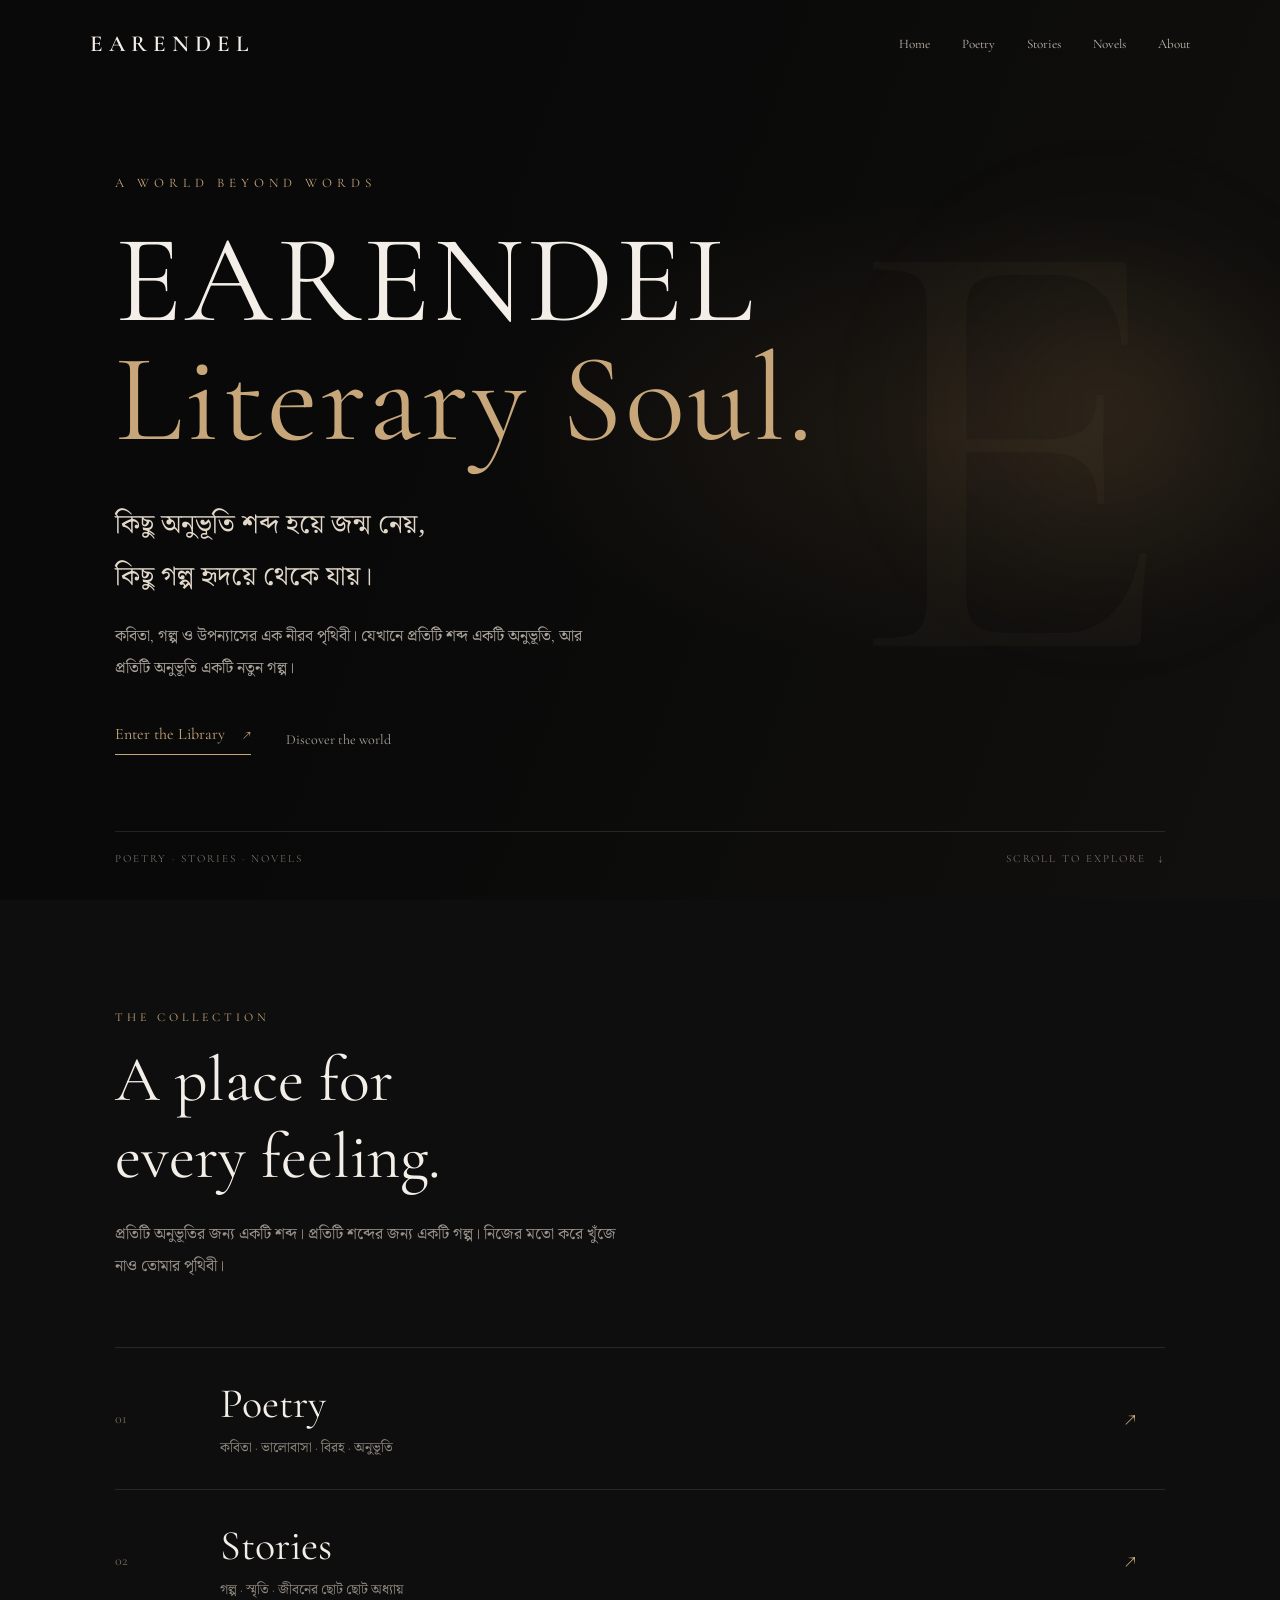
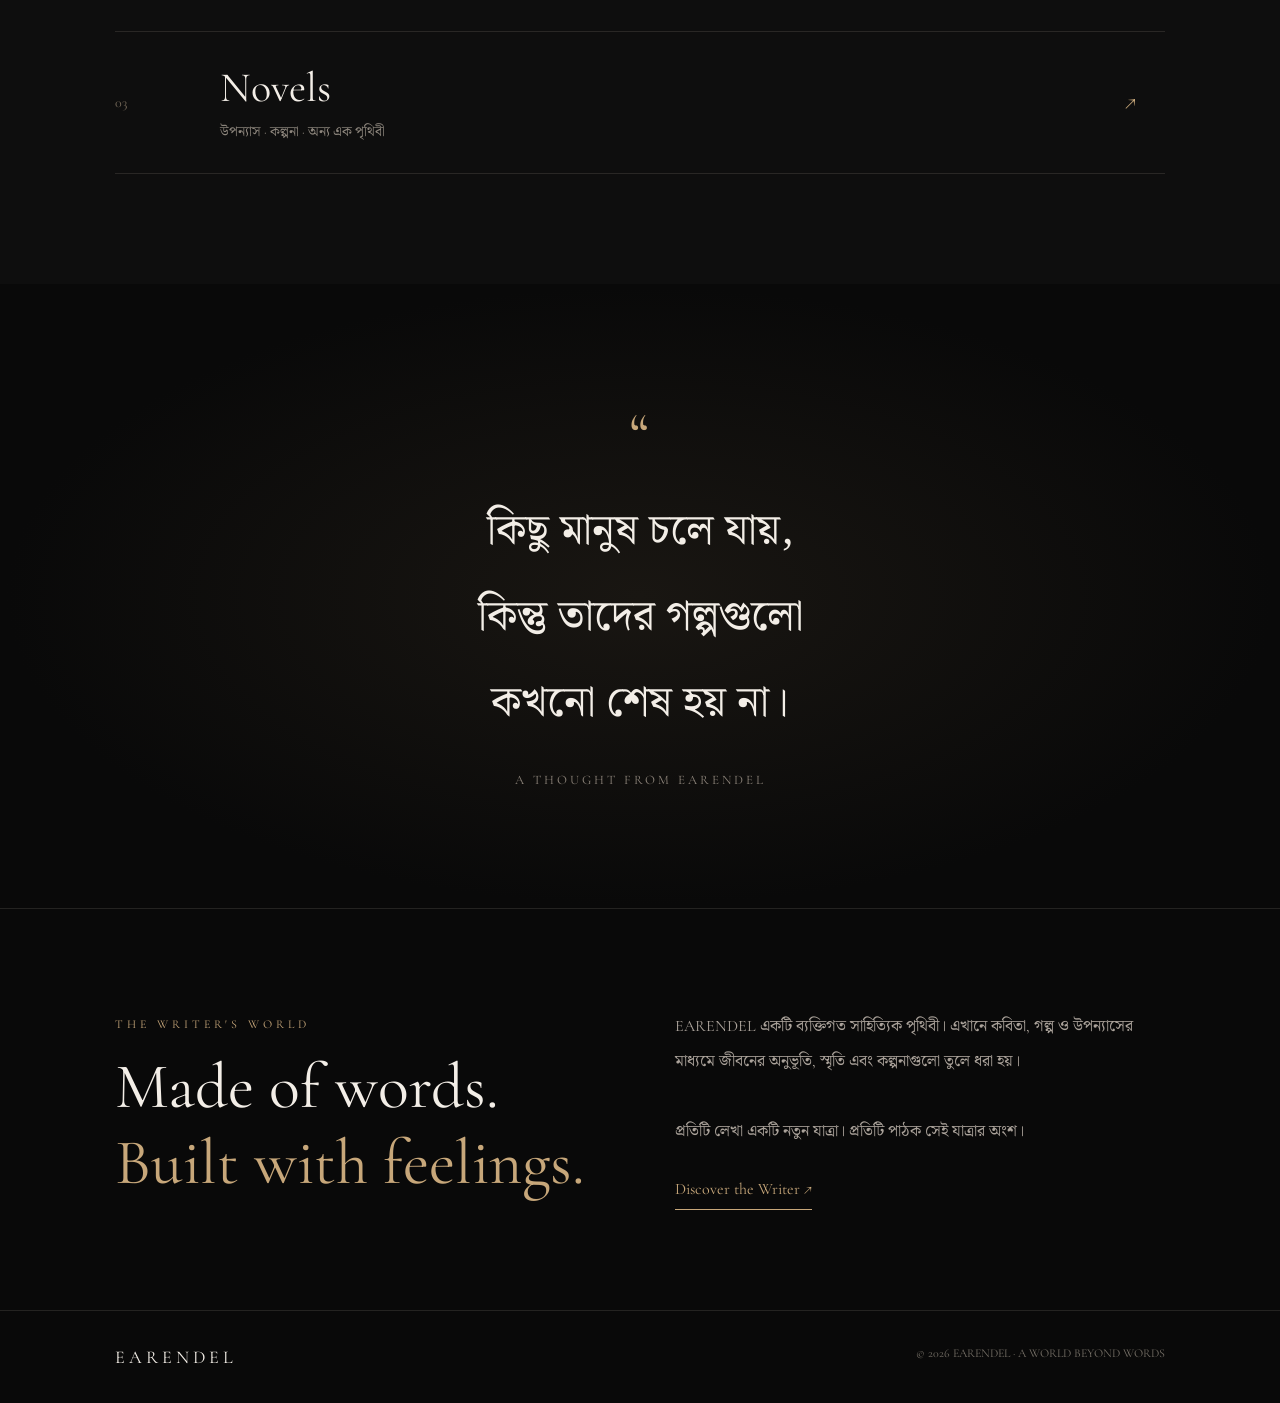
<file: index.html>
<!DOCTYPE html>
<html lang="bn">
<head>
<meta charset="UTF-8">
<meta name="viewport" content="width=device-width, initial-scale=1.0">

<title>EARENDEL | A World Beyond Words</title>

<style>
@import url('https://fonts.googleapis.com/css2?family=Cormorant+Garamond:wght@400;500;600;700&family=Noto+Serif+Bengali:wght@400;500;600&display=swap');

:root {
  --bg: #090909;
  --gold: #c7a77a;
  --text: #f3eee7;
  --muted: #aaa39a;
}

* {
  margin: 0;
  padding: 0;
  box-sizing: border-box;
}

html {
  scroll-behavior: smooth;
}

body {
  background: var(--bg);
  color: var(--text);
  font-family: 'Cormorant Garamond', 'Noto Serif Bengali', serif;
}

a {
  color: inherit;
  text-decoration: none;
}

/* Navigation */

.navbar {
  position: absolute;
  top: 0;
  left: 0;
  width: 100%;
  z-index: 5;
  padding: 30px 7%;
  display: flex;
  justify-content: space-between;
  align-items: center;
}

.logo {
  font-size: 23px;
  letter-spacing: 6px;
  font-weight: 600;
}

.nav-links {
  display: flex;
  gap: 32px;
}

.nav-links a {
  color: #c0b9b0;
  font-size: 13px;
  transition: color .3s;
}

.nav-links a:hover {
  color: var(--gold);
}

/* Cinematic hero */

.hero {
  min-height: 100vh;
  position: relative;
  display: flex;
  align-items: center;
  overflow: hidden;
  padding: 130px 9% 100px;
  background:
    radial-gradient(
      ellipse at 75% 48%,
      rgba(117, 86, 55, .17),
      transparent 35%
    ),
    linear-gradient(110deg, #090909 35%, #11100e 100%);
}

/* Background atmosphere */

.hero::before {
  content: "";
  position: absolute;
  width: 550px;
  height: 550px;
  right: -100px;
  top: 15%;
  border-radius: 50%;
  background: radial-gradient(
    circle,
    rgba(185, 145, 91, .12),
    rgba(185, 145, 91, .02) 45%,
    transparent 70%
  );
  filter: blur(25px);
}

.hero::after {
  content: "E";
  position: absolute;
  right: 8%;
  top: 50%;
  transform: translateY(-50%);
  font-family: 'Cormorant Garamond', serif;
  font-size: clamp(300px, 48vw, 650px);
  font-weight: 400;
  line-height: 1;
  color: rgba(201, 170, 127, .035);
  pointer-events: none;
}

.hero-content {
  position: relative;
  z-index: 2;
  max-width: 850px;
}

.eyebrow {
  color: var(--gold);
  font-family: 'Cormorant Garamond', serif;
  font-size: 13px;
  letter-spacing: 5px;
  text-transform: uppercase;
  margin-bottom: 30px;
}

.hero h1 {
  font-size: clamp(58px, 10vw, 125px);
  font-weight: 400;
  letter-spacing: 3px;
  line-height: .95;
}

.hero h1 span {
  display: block;
  color: var(--gold);
}

.hero-bangla {
  font-family: 'Noto Serif Bengali', serif;
  font-size: clamp(19px, 2.5vw, 27px);
  line-height: 1.9;
  margin-top: 42px;
  color: #e2d8ca;
}

.hero-description {
  color: var(--muted);
  font-size: 16px;
  line-height: 2;
  max-width: 490px;
  margin-top: 17px;
}

.hero-actions {
  display: flex;
  align-items: center;
  gap: 35px;
  margin-top: 40px;
  flex-wrap: wrap;
}

.primary-link {
  display: inline-flex;
  align-items: center;
  gap: 18px;
  padding-bottom: 10px;
  border-bottom: 1px solid var(--gold);
  color: var(--gold);
  font-size: 16px;
  transition: .3s;
}

.primary-link:hover {
  gap: 28px;
}

.secondary-link {
  color: #aaa39a;
  font-size: 14px;
  transition: .3s;
}

.secondary-link:hover {
  color: white;
}

/* Hero bottom */

.hero-bottom {
  position: absolute;
  z-index: 3;
  bottom: 35px;
  left: 9%;
  right: 9%;
  display: flex;
  justify-content: space-between;
  align-items: center;
  border-top: 1px solid rgba(255,255,255,.1);
  padding-top: 20px;
}

.hero-bottom p {
  color: #777168;
  font-size: 11px;
  letter-spacing: 2px;
}

.scroll-text {
  display: flex;
  gap: 12px;
  align-items: center;
}

/* Collection section */

.collection {
  padding: 110px 9%;
  background: #0e0e0e;
}

.section-label {
  color: var(--gold);
  font-size: 12px;
  letter-spacing: 4px;
  margin-bottom: 18px;
}

.section-title {
  font-size: clamp(36px, 5vw, 65px);
  font-weight: 400;
  line-height: 1.2;
}

.section-intro {
  max-width: 520px;
  color: #99918a;
  font-size: 16px;
  line-height: 2;
  margin-top: 22px;
}

.collection-list {
  margin-top: 65px;
  border-top: 1px solid #292725;
}

.collection-item {
  display: grid;
  grid-template-columns: 80px 1fr 40px;
  align-items: center;
  gap: 25px;
  padding: 30px 0;
  border-bottom: 1px solid #292725;
  transition: .3s;
}

.collection-item:hover {
  padding-left: 12px;
  border-color: var(--gold);
}

.collection-number {
  color: #776b5b;
  font-size: 14px;
}

.collection-item h3 {
  font-size: clamp(25px, 4vw, 42px);
  font-weight: 400;
}

.collection-item p {
  color: #8c857c;
  font-size: 14px;
  margin-top: 8px;
}

.collection-arrow {
  color: var(--gold);
  font-size: 22px;
}

/* Quote */

.quote-section {
  padding: 120px 9%;
  text-align: center;
  background:
    radial-gradient(ellipse at center, #191612 0%, #090909 70%);
}

.quote-section .quote-mark {
  color: var(--gold);
  font-size: 60px;
  line-height: 1;
}

.quote-section h2 {
  font-family: 'Noto Serif Bengali', serif;
  font-size: clamp(25px, 4vw, 43px);
  line-height: 2;
  font-weight: 400;
  max-width: 900px;
  margin: 25px auto;
}

.quote-section p {
  color: #8e857b;
  font-size: 13px;
  letter-spacing: 3px;
}

/* About */

.about {
  padding: 100px 9%;
  display: grid;
  grid-template-columns: 1fr 1fr;
  gap: 70px;
  align-items: center;
  border-top: 1px solid #242321;
}

.about-title {
  font-size: clamp(35px, 5vw, 65px);
  line-height: 1.2;
  font-weight: 400;
}

.about-title span {
  color: var(--gold);
}

.about-text {
  color: #aaa29a;
  font-size: 16px;
  line-height: 2.2;
}

/* Footer */

.footer {
  padding: 35px 9%;
  border-top: 1px solid #242321;
  display: flex;
  justify-content: space-between;
  gap: 20px;
  flex-wrap: wrap;
}

.footer-logo {
  font-size: 18px;
  letter-spacing: 4px;
}

.footer p {
  color: #777168;
  font-size: 12px;
}

/* Mobile */

@media (max-width: 700px) {

  .navbar {
    padding: 25px 6%;
    align-items: flex-start;
    flex-direction: column;
    gap: 20px;
  }

  .logo {
    font-size: 20px;
  }

  .nav-links {
    width: 100%;
    gap: 20px;
    flex-wrap: wrap;
  }

  .nav-links a {
    font-size: 12px;
  }

  .hero {
    min-height: 100vh;
    padding: 170px 6% 125px;
  }

  .hero::before {
    right: -250px;
  }

  .hero::after {
    right: -15%;
    font-size: 400px;
  }

  .hero h1 {
    font-size: clamp(52px, 15vw, 85px);
  }

  .hero-bangla {
    margin-top: 30px;
  }

  .hero-description {
    font-size: 14px;
  }

  .hero-bottom {
    left: 6%;
    right: 6%;
    bottom: 22px;
  }

  .hero-bottom p {
    font-size: 9px;
    letter-spacing: 1px;
  }

  .collection {
    padding: 75px 6%;
  }

  .collection-list {
    margin-top: 45px;
  }

  .collection-item {
    grid-template-columns: 35px 1fr 20px;
    gap: 12px;
    padding: 25px 0;
  }

  .collection-item h3 {
    font-size: 25px;
  }

  .collection-item p {
    font-size: 12px;
    line-height: 1.8;
  }

  .quote-section {
    padding: 80px 6%;
  }

  .quote-section h2 {
    font-size: 24px;
  }

  .about {
    padding: 75px 6%;
    grid-template-columns: 1fr;
    gap: 30px;
  }

  .footer {
    padding: 30px 6%;
  }
}
</style>
</head>

<body>

<header class="navbar">

  <a href="index.html" class="logo">EARENDEL</a>

  <nav class="nav-links">
    <a href="index.html">Home</a>
    <a href="poetry.html">Poetry</a>
    <a href="stories.html">Stories</a>
    <a href="novels.html">Novels</a>
    <a href="about.html">About</a>
  </nav>

</header>

<main>

  <!-- Cinematic Hero -->

  <section class="hero">

    <div class="hero-content">

      <p class="eyebrow">A WORLD BEYOND WORDS</p>

      <h1>
        EARENDEL
        <span>Literary Soul.</span>
      </h1>

      <p class="hero-bangla">
        কিছু অনুভূতি শব্দ হয়ে জন্ম নেয়,<br>
        কিছু গল্প হৃদয়ে থেকে যায়।
      </p>

      <p class="hero-description">
        কবিতা, গল্প ও উপন্যাসের এক নীরব পৃথিবী।
        যেখানে প্রতিটি শব্দ একটি অনুভূতি,
        আর প্রতিটি অনুভূতি একটি নতুন গল্প।
      </p>

      <div class="hero-actions">

        <a href="poetry.html" class="primary-link">
          Enter the Library <span>↗</span>
        </a>

        <a href="#collection" class="secondary-link">
          Discover the world
        </a>

      </div>

    </div>

    <div class="hero-bottom">

      <p>POETRY · STORIES · NOVELS</p>

      <p class="scroll-text">
        SCROLL TO EXPLORE <span>↓</span>
      </p>

    </div>

  </section>

  <!-- Collection -->

  <section class="collection" id="collection">

    <p class="section-label">THE COLLECTION</p>

    <h2 class="section-title">
      A place for<br>
      every feeling.
    </h2>

    <p class="section-intro">
      প্রতিটি অনুভূতির জন্য একটি শব্দ।
      প্রতিটি শব্দের জন্য একটি গল্প।
      নিজের মতো করে খুঁজে নাও তোমার পৃথিবী।
    </p>

    <div class="collection-list">

      <a href="poetry.html" class="collection-item">

        <span class="collection-number">01</span>

        <div>
          <h3>Poetry</h3>
          <p>কবিতা · ভালোবাসা · বিরহ · অনুভূতি</p>
        </div>

        <span class="collection-arrow">↗</span>

      </a>

      <a href="stories.html" class="collection-item">

        <span class="collection-number">02</span>

        <div>
          <h3>Stories</h3>
          <p>গল্প · স্মৃতি · জীবনের ছোট ছোট অধ্যায়</p>
        </div>

        <span class="collection-arrow">↗</span>

      </a>

      <a href="novels.html" class="collection-item">

        <span class="collection-number">03</span>

        <div>
          <h3>Novels</h3>
          <p>উপন্যাস · কল্পনা · অন্য এক পৃথিবী</p>
        </div>

        <span class="collection-arrow">↗</span>

      </a>

    </div>

  </section>

  <!-- Featured thought -->

  <section class="quote-section">

    <p class="quote-mark">“</p>

    <h2>
      কিছু মানুষ চলে যায়,<br>
      কিন্তু তাদের গল্পগুলো<br>
      কখনো শেষ হয় না।
    </h2>

    <p>A THOUGHT FROM EARENDEL</p>

  </section>

  <!-- About -->

  <section class="about">

    <div>

      <p class="section-label">THE WRITER'S WORLD</p>

      <h2 class="about-title">
        Made of words.<br>
        <span>Built with feelings.</span>
      </h2>

    </div>

    <div>

      <p class="about-text">
        EARENDEL একটি ব্যক্তিগত সাহিত্যিক
        পৃথিবী। এখানে কবিতা, গল্প ও উপন্যাসের
        মাধ্যমে জীবনের অনুভূতি, স্মৃতি এবং
        কল্পনাগুলো তুলে ধরা হয়।

        <br><br>

        প্রতিটি লেখা একটি নতুন যাত্রা।
        প্রতিটি পাঠক সেই যাত্রার অংশ।
      </p>

      <a href="about.html" class="primary-link"
         style="margin-top:30px">
        Discover the Writer ↗
      </a>

    </div>

  </section>

</main>

<footer class="footer">

  <a href="index.html" class="footer-logo">EARENDEL</a>

  <p>© 2026 EARENDEL · A WORLD BEYOND WORDS</p>

</footer>

</body>
</html>
</file>
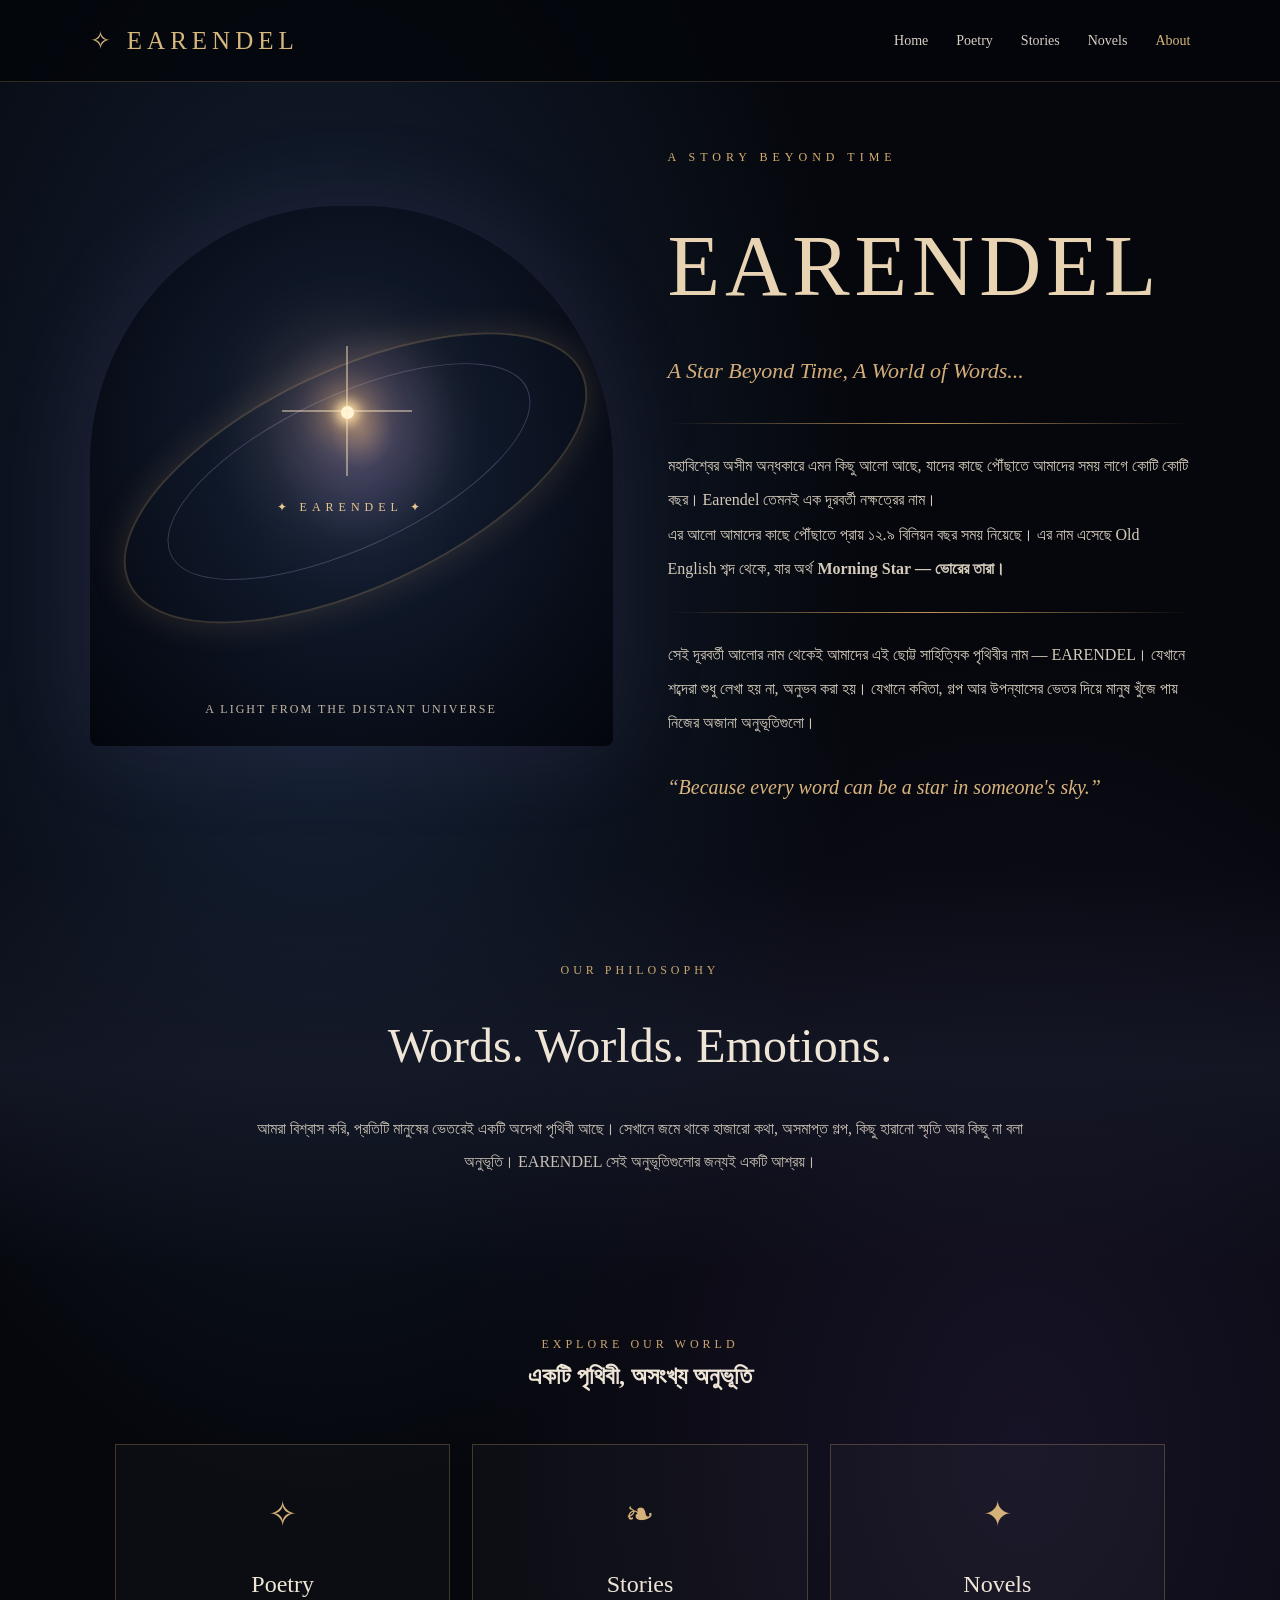
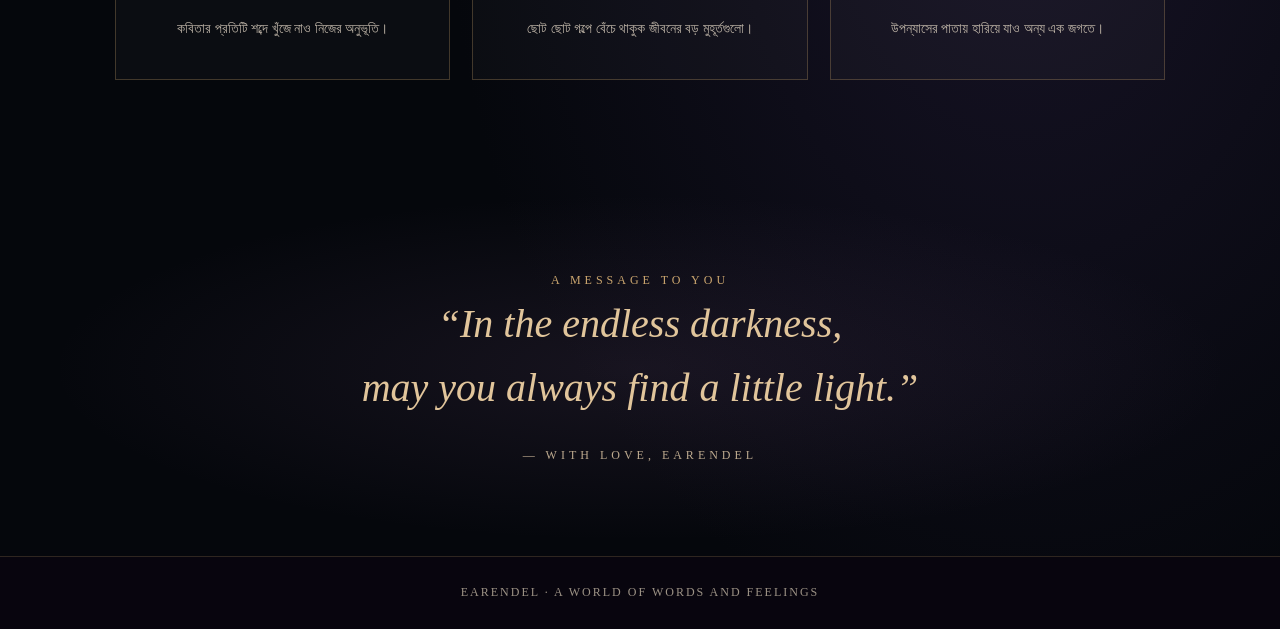
<file: about.html>
<!DOCTYPE html>
<html lang="bn">
<head>
<meta charset="UTF-8">
<meta name="viewport" content="width=device-width, initial-scale=1.0">
<title>About EARENDEL — A Star Beyond Time</title>
<link rel="stylesheet" href="styles.css">

<style>
* {
  box-sizing: border-box;
}

body {
  margin: 0;
  background: #05070c;
  color: #eee5d7;
  font-family: Georgia, "Noto Serif Bengali", serif;
}

.about-page {
  overflow: hidden;
  background:
    radial-gradient(ellipse at 25% 25%, #17243a 0%, transparent 40%),
    radial-gradient(ellipse at 80% 65%, #171326 0%, transparent 40%),
    #05070c;
}

.about-nav {
  min-height: 82px;
  padding: 18px 7%;
  display: flex;
  justify-content: space-between;
  align-items: center;
  gap: 20px;
  border-bottom: 1px solid rgba(206,169,108,.22);
  background: rgba(3,5,10,.85);
}

.about-logo {
  color: #d8b77e;
  font-size: 25px;
  letter-spacing: 5px;
  text-decoration: none;
}

.about-links {
  display: flex;
  flex-wrap: wrap;
  gap: 28px;
}

.about-links a {
  color: #d8d0c3;
  text-decoration: none;
  font-size: 14px;
  transition: .3s;
}

.about-links a:hover,
.about-links a.active {
  color: #d9b779;
}

.about-hero {
  min-height: 690px;
  display: grid;
  grid-template-columns: 1fr 1fr;
  align-items: center;
  padding: 65px 7%;
  gap: 55px;
}

.cosmos-art {
  min-height: 540px;
  position: relative;
  border-radius: 48% 48% 8px 8px;
  overflow: hidden;
  background:
    radial-gradient(ellipse at 52% 42%, rgba(255,202,127,.2), transparent 8%),
    radial-gradient(ellipse at 52% 42%, rgba(117,103,183,.3), transparent 25%),
    radial-gradient(ellipse at 50% 45%, #28334b 0%, #10192a 35%, #080d18 70%, #03060c 100%);
  box-shadow: 0 0 100px rgba(145,120,190,.12);
}

.cosmos-art:before {
  content: "";
  position: absolute;
  width: 95%;
  height: 40%;
  left: 3%;
  top: 30%;
  border-radius: 50%;
  border: 2px solid rgba(226,181,119,.22);
  transform: rotate(-25deg);
  box-shadow: 0 0 35px rgba(211,162,105,.18);
}

.cosmos-art:after {
  content: "";
  position: absolute;
  width: 75%;
  height: 28%;
  left: 12%;
  top: 35%;
  border-radius: 50%;
  border: 1px solid rgba(175,165,220,.28);
  transform: rotate(-25deg);
}

.star-core {
  position: absolute;
  top: 37%;
  left: 48%;
  width: 13px;
  height: 13px;
  border-radius: 50%;
  background: #fff4d5;
  box-shadow:
    0 0 12px 5px #ffe2a8,
    0 0 35px 15px rgba(255,191,112,.65),
    0 0 100px 45px rgba(255,183,103,.25);
  z-index: 2;
}

.star-core:before,
.star-core:after {
  content: "";
  position: absolute;
  background: rgba(255,236,197,.9);
  left: 50%;
  top: -60px;
  width: 1px;
  height: 130px;
  transform: translateX(-50%);
}

.star-core:after {
  transform: translateX(-50%) rotate(90deg);
}

.star-label {
  position: absolute;
  top: 54%;
  left: 50%;
  transform: translateX(-50%);
  color: #e6c58f;
  letter-spacing: 5px;
  font-size: 12px;
  white-space: nowrap;
  z-index: 3;
}

.art-caption {
  position: absolute;
  bottom: 25px;
  left: 0;
  right: 0;
  text-align: center;
  color: #c2b6a6;
  font-size: 12px;
  letter-spacing: 2px;
}

.about-copy {
  max-width: 600px;
}

.eyebrow {
  color: #d6ae70;
  letter-spacing: 5px;
  font-size: 12px;
  text-transform: uppercase;
}

.about-copy h1 {
  font-size: clamp(48px, 7vw, 86px);
  font-weight: 400;
  letter-spacing: 5px;
  margin: 20px 0 8px;
  color: #e8d4b3;
}

.about-subtitle {
  color: #d3ad79;
  font-style: italic;
  font-size: 22px;
  margin-bottom: 32px;
}

.gold-line {
  height: 1px;
  width: 100%;
  margin: 25px 0;
  background: linear-gradient(90deg, transparent, #b9935c, transparent);
}

.about-copy p {
  font-size: 16px;
  line-height: 2.15;
  color: #d5cbbb;
}

.about-quote {
  margin-top: 28px;
  color: #d9b47e;
  font-size: 20px;
  font-style: italic;
  line-height: 1.8;
}

.meaning-section {
  padding: 90px 8%;
  text-align: center;
  background: linear-gradient(180deg, transparent, rgba(24,27,43,.65), transparent);
}

.section-label {
  color: #cba66f;
  letter-spacing: 4px;
  font-size: 12px;
}

.meaning-section h2 {
  font-size: clamp(30px, 5vw, 48px);
  font-weight: 400;
  margin: 22px 0;
}

.meaning-section p {
  max-width: 780px;
  margin: auto;
  color: #c9c0b4;
  line-height: 2.1;
  font-size: 16px;
}

.world-section {
  padding: 65px 7% 100px;
  text-align: center;
}

.world-grid {
  display: grid;
  grid-template-columns: repeat(3, 1fr);
  gap: 22px;
  max-width: 1050px;
  margin: 45px auto 0;
}

.world-card {
  padding: 38px 22px;
  border: 1px solid rgba(207,169,108,.28);
  background: rgba(255,255,255,.025);
  transition: .35s;
  text-decoration: none;
  color: #eee5d7;
}

.world-card:hover {
  transform: translateY(-8px);
  border-color: #d2ad75;
  background: rgba(210,173,117,.07);
}

.world-icon {
  color: #d6b27b;
  font-size: 35px;
}

.world-card h3 {
  font-weight: 400;
  font-size: 24px;
  margin: 17px 0 10px;
}

.world-card p {
  color: #bcb2a5;
  font-size: 14px;
  line-height: 1.8;
}

.final-message {
  padding: 90px 20px;
  text-align: center;
  background:
    radial-gradient(ellipse at center, rgba(126,91,139,.15), transparent 65%);
}

.final-message h2 {
  font-size: clamp(25px, 4vw, 40px);
  font-weight: 400;
  color: #e1c59b;
  font-style: italic;
  line-height: 1.6;
}

.final-message p {
  color: #bca98e;
  letter-spacing: 4px;
  font-size: 12px;
  margin-top: 25px;
}

.about-footer {
  text-align: center;
  padding: 25px;
  border-top: 1px solid rgba(206,169,108,.2);
  color: #9c9285;
  font-size: 12px;
  letter-spacing: 2px;
}

@media(max-width:850px) {
  .about-hero {
    grid-template-columns: 1fr;
    padding: 40px 6%;
  }

  .cosmos-art {
    min-height: 420px;
  }

  .about-copy {
    text-align: center;
    margin: auto;
  }

  .about-links {
    gap: 12px;
    justify-content: center;
  }

  .about-nav {
    flex-direction: column;
  }
}

@media(max-width:600px) {
  .world-grid {
    grid-template-columns: 1fr;
  }

  .about-links a {
    font-size: 12px;
  }

  .about-logo {
    font-size: 21px;
  }

  .cosmos-art {
    min-height: 340px;
  }
}
</style>
</head>

<body>
<div class="about-page">

<header class="about-nav">
  <a class="about-logo" href="index.html">✧ EARENDEL</a>

  <nav class="about-links">
    <a href="index.html">Home</a>
    <a href="poetry.html">Poetry</a>
    <a href="stories.html">Stories</a>
    <a href="novels.html">Novels</a>
    <a href="about.html" class="active">About</a>
  </nav>
</header>

<main>

<section class="about-hero">

  <div class="cosmos-art" aria-label="Earendel নক্ষত্রের একটি শৈল্পিক মহাজাগতিক দৃশ্য">
    <div class="star-core"></div>
    <div class="star-label">✦ EARENDEL ✦</div>
    <div class="art-caption">A LIGHT FROM THE DISTANT UNIVERSE</div>
  </div>

  <div class="about-copy">
    <div class="eyebrow">A STORY BEYOND TIME</div>

    <h1>EARENDEL</h1>

    <div class="about-subtitle">
      A Star Beyond Time, A World of Words...
    </div>

    <div class="gold-line"></div>

    <p>
      মহাবিশ্বের অসীম অন্ধকারে এমন কিছু আলো আছে,
      যাদের কাছে পৌঁছাতে আমাদের সময় লাগে কোটি কোটি বছর।
      Earendel তেমনই এক দূরবর্তী নক্ষত্রের নাম।
    </p>

    <p>
      এর আলো আমাদের কাছে পৌঁছাতে প্রায় ১২.৯ বিলিয়ন
      বছর সময় নিয়েছে। এর নাম এসেছে Old English শব্দ
      থেকে, যার অর্থ <strong>Morning Star — ভোরের তারা।</strong>
    </p>

    <div class="gold-line"></div>

    <p>
      সেই দূরবর্তী আলোর নাম থেকেই আমাদের এই ছোট্ট
      সাহিত্যিক পৃথিবীর নাম — EARENDEL।
      যেখানে শব্দেরা শুধু লেখা হয় না, অনুভব করা হয়।
      যেখানে কবিতা, গল্প আর উপন্যাসের ভেতর দিয়ে
      মানুষ খুঁজে পায় নিজের অজানা অনুভূতিগুলো।
    </p>

    <div class="about-quote">
      “Because every word can be a star
      in someone's sky.”
    </div>
  </div>

</section>

<section class="meaning-section">
  <div class="section-label">OUR PHILOSOPHY</div>

  <h2>Words. Worlds. Emotions.</h2>

  <p>
    আমরা বিশ্বাস করি, প্রতিটি মানুষের ভেতরেই একটি
    অদেখা পৃথিবী আছে। সেখানে জমে থাকে হাজারো কথা,
    অসমাপ্ত গল্প, কিছু হারানো স্মৃতি আর কিছু না বলা অনুভূতি।
    EARENDEL সেই অনুভূতিগুলোর জন্যই একটি আশ্রয়।
  </p>
</section>

<section class="world-section">
  <div class="section-label">EXPLORE OUR WORLD</div>
  <h2>একটি পৃথিবী, অসংখ্য অনুভূতি</h2>

  <div class="world-grid">

    <a href="poetry.html" class="world-card">
      <div class="world-icon">✧</div>
      <h3>Poetry</h3>
      <p>কবিতার প্রতিটি শব্দে খুঁজে নাও নিজের অনুভূতি।</p>
    </a>

    <a href="stories.html" class="world-card">
      <div class="world-icon">❧</div>
      <h3>Stories</h3>
      <p>ছোট ছোট গল্পে বেঁচে থাকুক জীবনের বড় মুহূর্তগুলো।</p>
    </a>

    <a href="novels.html" class="world-card">
      <div class="world-icon">✦</div>
      <h3>Novels</h3>
      <p>উপন্যাসের পাতায় হারিয়ে যাও অন্য এক জগতে।</p>
    </a>

  </div>
</section>

<section class="final-message">
  <div class="section-label">A MESSAGE TO YOU</div>

  <h2>
    “In the endless darkness,<br>
    may you always find a little light.”
  </h2>

  <p>— WITH LOVE, EARENDEL</p>
</section>

</main>

<footer class="about-footer">
  EARENDEL · A WORLD OF WORDS AND FEELINGS
</footer>

</div>
</body>
</html>
</file>
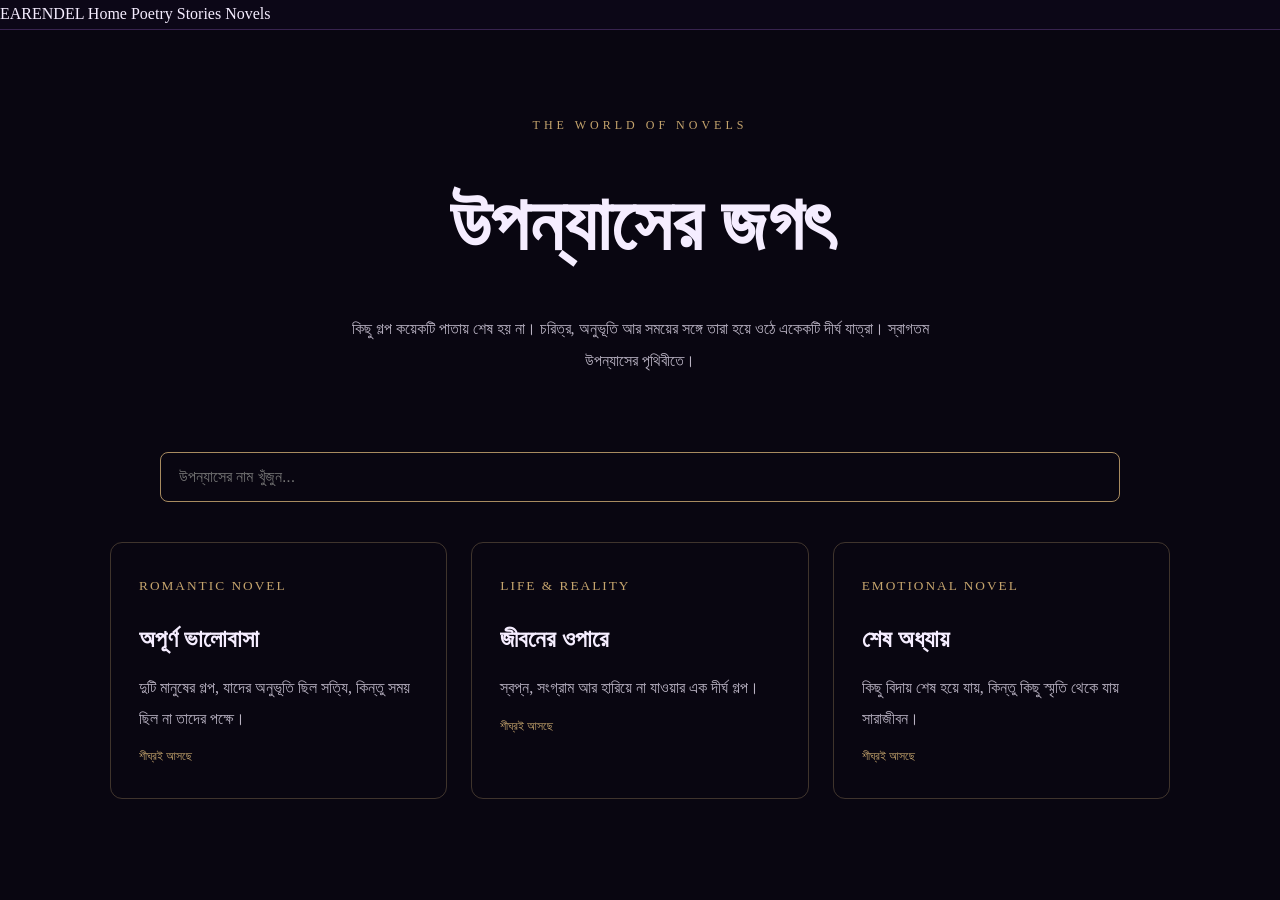
<file: novels.html>
<!DOCTYPE html>
<html lang="bn">
<head>
  <meta charset="UTF-8">
  <meta name="viewport" content="width=device-width, initial-scale=1.0">
  <title>Novels | EARENDEL</title>
  <link rel="stylesheet" href="styles.css">

  <style>
    .novels-hero {
      text-align: center;
      padding: 85px 20px 55px;
    }
    .novels-hero .eyebrow {
      color: #c5a46d;
      letter-spacing: 4px;
      font-size: 12px;
    }
    .novels-hero h1 {
      font-size: clamp(42px, 8vw, 76px);
      margin: 20px 0;
    }
    .novels-hero p {
      max-width: 620px;
      margin: auto;
      line-height: 2;
      opacity: .75;
    }
    .novels-tools {
      max-width: 1000px;
      margin: 20px auto 40px;
      padding: 0 20px;
    }
    .novels-tools input {
      width: 100%;
      box-sizing: border-box;
      padding: 15px 18px;
      border: 1px solid #a88b60;
      border-radius: 8px;
      background: transparent;
      color: inherit;
      font-size: 16px;
    }
    .novels-grid {
      max-width: 1100px;
      margin: auto;
      padding: 0 20px 80px;
      display: grid;
      grid-template-columns: repeat(auto-fit, minmax(260px, 1fr));
      gap: 24px;
    }
    .novel-card {
      border: 1px solid rgba(190,160,110,.3);
      border-radius: 12px;
      padding: 28px;
      transition: .3s;
    }
    .novel-card:hover {
      transform: translateY(-5px);
      border-color: #c5a46d;
    }
    .novel-card small {
      color: #c5a46d;
      letter-spacing: 2px;
    }
    .novel-card h2 {
      margin: 18px 0 12px;
    }
    .novel-card p {
      line-height: 1.9;
      opacity: .75;
    }
    .novel-card .status {
      display: inline-block;
      margin-top: 12px;
      font-size: 12px;
      color: #c5a46d;
    }
    @media(max-width:600px) {
      .novels-hero { padding-top: 55px; }
    }
  </style>
</head>

<body>
  <header>
    <nav>
      <a href="index.html">EARENDEL</a>
      <a href="index.html">Home</a>
      <a href="poetry.html">Poetry</a>
      <a href="stories.html">Stories</a>
      <a href="novels.html">Novels</a>
    </nav>
  </header>

  <main>
    <section class="novels-hero">
      <div class="eyebrow">THE WORLD OF NOVELS</div>
      <h1>উপন্যাসের <span>জগৎ</span></h1>
      <p>
        কিছু গল্প কয়েকটি পাতায় শেষ হয় না।
        চরিত্র, অনুভূতি আর সময়ের সঙ্গে তারা
        হয়ে ওঠে একেকটি দীর্ঘ যাত্রা।
        স্বাগতম উপন্যাসের পৃথিবীতে।
      </p>
    </section>

    <section class="novels-tools">
      <input
        type="search"
        id="novelSearch"
        placeholder="উপন্যাসের নাম খুঁজুন..."
        aria-label="উপন্যাস খুঁজুন"
      >
    </section>

    <section class="novels-grid">
      <article class="novel-card">
        <small>ROMANTIC NOVEL</small>
        <h2>অপূর্ণ ভালোবাসা</h2>
        <p>দুটি মানুষের গল্প, যাদের অনুভূতি ছিল সত্যি, কিন্তু সময় ছিল না তাদের পক্ষে।</p>
        <div class="status">শীঘ্রই আসছে</div>
      </article>

      <article class="novel-card">
        <small>LIFE & REALITY</small>
        <h2>জীবনের ওপারে</h2>
        <p>স্বপ্ন, সংগ্রাম আর হারিয়ে না যাওয়ার এক দীর্ঘ গল্প।</p>
        <div class="status">শীঘ্রই আসছে</div>
      </article>

      <article class="novel-card">
        <small>EMOTIONAL NOVEL</small>
        <h2>শেষ অধ্যায়</h2>
        <p>কিছু বিদায় শেষ হয়ে যায়, কিন্তু কিছু স্মৃতি থেকে যায় সারাজীবন।</p>
        <div class="status">শীঘ্রই আসছে</div>
      </article>
    </section>
  </main>

  <script>
    const search = document.getElementById("novelSearch");
    const cards = document.querySelectorAll(".novel-card");

    search.addEventListener("input", function () {
      const value = this.value.toLowerCase();

      cards.forEach(card => {
        card.style.display = card.innerText.toLowerCase().includes(value)
          ? ""
          : "none";
      });
    });
  </script>
</body>
</html>
</file>
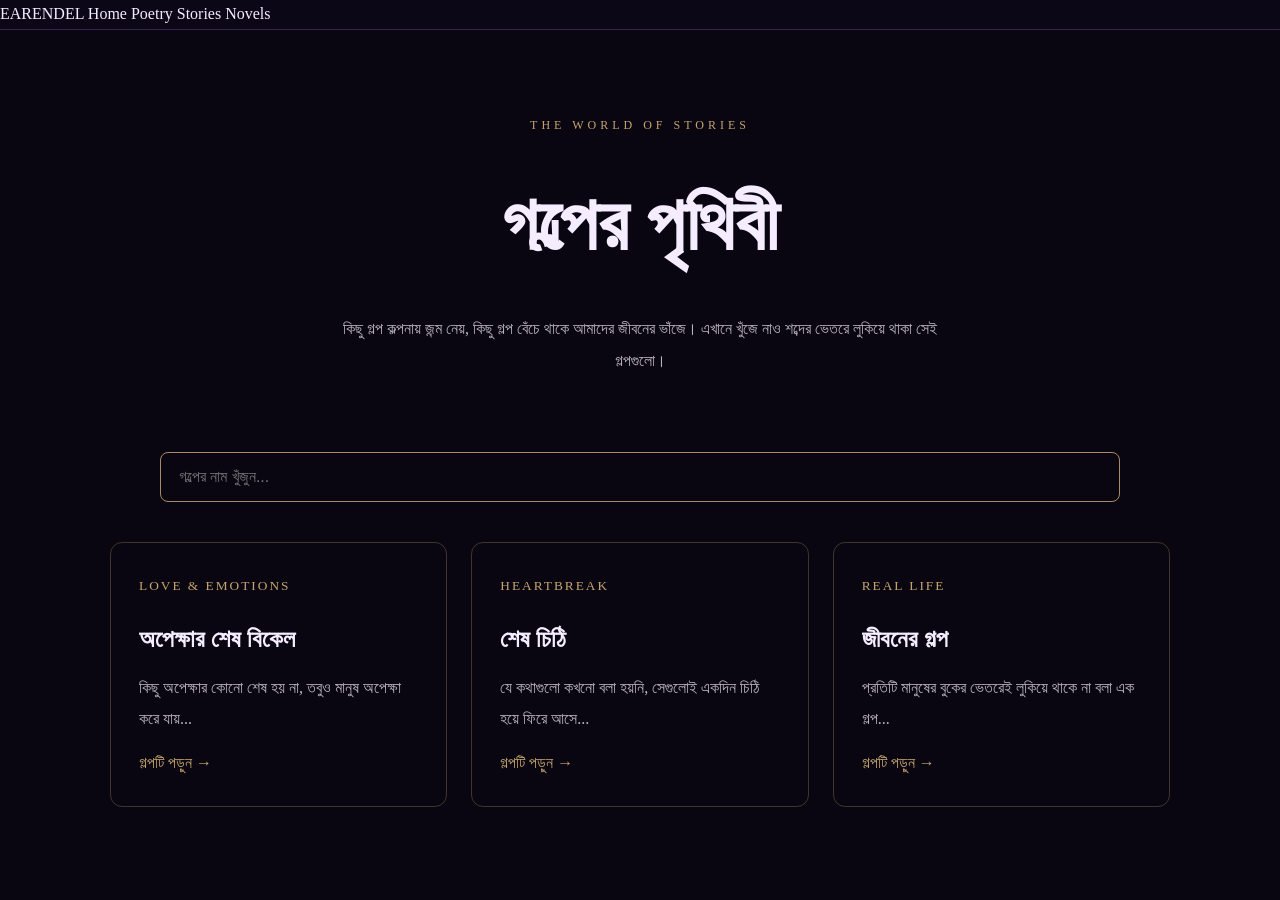
<file: stories.html>
<!DOCTYPE html>
<html lang="bn">
<head>
  <meta charset="UTF-8">
  <meta name="viewport" content="width=device-width, initial-scale=1.0">
  <title>Stories | EARENDEL</title>
  <link rel="stylesheet" href="styles.css">
  <style>
    .stories-hero {
      text-align: center;
      padding: 85px 20px 55px;
    }
    .stories-hero .eyebrow {
      color: #c5a46d;
      letter-spacing: 4px;
      font-size: 12px;
    }
    .stories-hero h1 {
      font-size: clamp(42px, 8vw, 76px);
      margin: 20px 0;
    }
    .stories-hero p {
      max-width: 600px;
      margin: auto;
      line-height: 2;
      opacity: .75;
    }
    .stories-tools {
      max-width: 1000px;
      margin: 20px auto 40px;
      padding: 0 20px;
    }
    .stories-tools input {
      width: 100%;
      padding: 15px 18px;
      border: 1px solid #a88b60;
      border-radius: 8px;
      background: transparent;
      color: inherit;
      font-size: 16px;
    }
    .stories-grid {
      max-width: 1100px;
      margin: auto;
      padding: 0 20px 80px;
      display: grid;
      grid-template-columns: repeat(auto-fit, minmax(260px, 1fr));
      gap: 24px;
    }
    .story-card {
      border: 1px solid rgba(190,160,110,.3);
      border-radius: 12px;
      padding: 28px;
      transition: .3s;
    }
    .story-card:hover {
      transform: translateY(-5px);
      border-color: #c5a46d;
    }
    .story-card small {
      color: #c5a46d;
      letter-spacing: 2px;
    }
    .story-card h2 {
      margin: 18px 0 12px;
    }
    .story-card p {
      line-height: 1.9;
      opacity: .75;
    }
    .story-card a {
      display: inline-block;
      margin-top: 15px;
      color: #c5a46d;
      text-decoration: none;
    }
    @media(max-width:600px) {
      .stories-hero { padding-top: 55px; }
    }
  </style>
</head>
<body>

  <header>
    <nav>
      <a href="index.html">EARENDEL</a>
      <a href="index.html">Home</a>
      <a href="poetry.html">Poetry</a>
      <a href="stories.html">Stories</a>
      <a href="novels.html">Novels</a>
    </nav>
  </header>

  <main>
    <section class="stories-hero">
      <div class="eyebrow">THE WORLD OF STORIES</div>
      <h1>গল্পের <span>পৃথিবী</span></h1>
      <p>
        কিছু গল্প কল্পনায় জন্ম নেয়, কিছু গল্প বেঁচে থাকে
        আমাদের জীবনের ভাঁজে। এখানে খুঁজে নাও শব্দের
        ভেতরে লুকিয়ে থাকা সেই গল্পগুলো।
      </p>
    </section>

    <section class="stories-tools">
      <input
        type="search"
        id="storySearch"
        placeholder="গল্পের নাম খুঁজুন..."
        aria-label="গল্প খুঁজুন"
      >
    </section>

    <section class="stories-grid" id="storiesGrid">
      <article class="story-card">
        <small>LOVE & EMOTIONS</small>
        <h2>অপেক্ষার শেষ বিকেল</h2>
        <p>কিছু অপেক্ষার কোনো শেষ হয় না, তবুও মানুষ অপেক্ষা করে যায়...</p>
        <a href="#">গল্পটি পড়ুন →</a>
      </article>

      <article class="story-card">
        <small>HEARTBREAK</small>
        <h2>শেষ চিঠি</h2>
        <p>যে কথাগুলো কখনো বলা হয়নি, সেগুলোই একদিন চিঠি হয়ে ফিরে আসে...</p>
        <a href="#">গল্পটি পড়ুন →</a>
      </article>

      <article class="story-card">
        <small>REAL LIFE</small>
        <h2>জীবনের গল্প</h2>
        <p>প্রতিটি মানুষের বুকের ভেতরেই লুকিয়ে থাকে না বলা এক গল্প...</p>
        <a href="#">গল্পটি পড়ুন →</a>
      </article>
    </section>
  </main>

  <script>
    const search = document.getElementById("storySearch");
    const cards = document.querySelectorAll(".story-card");

    search.addEventListener("input", function () {
      const value = this.value.toLowerCase();
      cards.forEach(card => {
        card.style.display = card.innerText.toLowerCase().includes(value)
          ? ""
          : "none";
      });
    });
  </script>

</body>
</html>
</file>
<file: styles.css>
/* EARENDEL - Purple Literary Design */

:root {
  --bg: #090611;
  --surface: #130d21;
  --card: #1b1230;
  --purple: #a855f7;
  --violet: #7c3aed;
  --pink: #d946ef;
  --text: #f5edff;
  --muted: #b7a9ca;
  --border: #38234f;
}

* {
  margin: 0;
  padding: 0;
  box-sizing: border-box;
}

html {
  scroll-behavior: smooth;
}

body {
  background: var(--bg);
  color: var(--text);
  font-family: "Noto Serif Bengali", Georgia, serif;
  line-height: 1.8;
}

a {
  color: inherit;
  text-decoration: none;
}

.container {
  width: min(1150px, 90%);
  margin: auto;
}

header {
  background: rgba(13, 8, 24, 0.95);
  border-bottom: 1px solid var(--border);
}

.navbar {
  min-height: 85px;
  display: flex;
  align-items: center;
  justify-content: space-between;
  gap: 20px;
}

.logo {
  color: var(--purple);
  font-size: 27px;
  letter-spacing: 5px;
  font-weight: bold;
}

.nav-links {
  display: flex;
  flex-wrap: wrap;
  gap: 25px;
}

.nav-links a {
  color: var(--muted);
  font-size: 14px;
  transition: 0.3s;
}

.nav-links a:hover {
  color: var(--pink);
}

.hero {
  min-height: 580px;
  padding: 100px 20px;
  text-align: center;
  display: flex;
  align-items: center;
  justify-content: center;

  background:
    radial-gradient(
      ellipse at 50% 20%,
      #32164d 0%,
      #170d28 40%,
      #090611 75%
    );
}

.hero h1 {
  color: #fff;
  font-size: clamp(48px, 9vw, 100px);
  letter-spacing: 8px;
  line-height: 1.3;
  text-shadow: 0 0 35px #a855f755;
}

.hero p {
  color: var(--muted);
  font-size: 17px;
  margin: 18px auto 30px;
  max-width: 650px;
}

.eyebrow {
  color: var(--pink);
  letter-spacing: 4px;
  font-size: 12px;
}

.btn {
  display: inline-block;
  padding: 12px 28px;
  margin: 6px;
  border-radius: 8px;
  background: linear-gradient(
    135deg,
    var(--violet),
    var(--pink)
  );
  color: white;
  transition: 0.3s;
}

.btn:hover {
  transform: translateY(-3px);
  box-shadow: 0 0 25px #a855f755;
}

.btn-outline {
  background: transparent;
  border: 1px solid var(--purple);
  color: var(--purple);
}

section {
  padding: 75px 0;
}

.section-heading {
  text-align: center;
  margin-bottom: 40px;
}

.section-heading h2 {
  color: var(--text);
  font-size: 32px;
  margin: 8px 0;
}

.section-heading p {
  color: var(--muted);
}

.cards {
  display: grid;
  grid-template-columns: repeat(3, 1fr);
  gap: 22px;
}

.card {
  background: linear-gradient(
    145deg,
    #1b1230,
    #100b1c
  );
  border: 1px solid var(--border);
  border-radius: 14px;
  padding: 30px;
  transition: 0.3s;
}

.card:hover {
  transform: translateY(-5px);
  border-color: var(--purple);
  box-shadow: 0 0 30px #7c3aed20;
}

.card h3 {
  color: var(--purple);
  font-size: 22px;
  margin: 12px 0;
}

.card p {
  color: var(--muted);
  font-size: 14px;
}

.card-icon {
  font-size: 35px;
  color: var(--pink);
}

.featured {
  background: var(--surface);
}

.featured-card {
  display: grid;
  grid-template-columns: 1fr 1.2fr;
  background: var(--card);
  border: 1px solid var(--border);
  border-radius: 15px;
  overflow: hidden;
}

.featured-art {
  min-height: 280px;
  display: flex;
  justify-content: center;
  align-items: center;
  background:
    radial-gradient(circle, #6429a3, #241033);
  font-size: 90px;
  color: #e9c7ff;
}

.featured-content {
  padding: 35px;
}

.featured-content h3 {
  font-size: 28px;
  margin: 12px 0;
}

.featured-content p {
  color: var(--muted);
  margin-bottom: 20px;
}

.text-link {
  color: var(--pink);
}

.library {
  background: #100a1a;
}

.writings {
  background: var(--surface);
}

.writing-item {
  display: flex;
  justify-content: space-between;
  align-items: center;
  gap: 20px;
  padding: 25px 0;
  border-bottom: 1px solid var(--border);
}

.writing-item h3 {
  font-size: 20px;
  margin: 8px 0;
}

.writing-item p {
  color: var(--muted);
  font-size: 14px;
}

.writing-type {
  color: var(--pink);
  font-size: 11px;
  letter-spacing: 2px;
}

.quote-section {
  background:
    radial-gradient(circle at center, #32164d, #130b20);
  text-align: center;
  padding: 80px 20px;
}

.quote-section p {
  color: #f0dcff;
  font-size: clamp(22px, 4vw, 35px);
  max-width: 800px;
  margin: auto;
}

.about {
  background: var(--bg);
}

.about-content {
  max-width: 800px;
  margin: auto;
  text-align: center;
  color: var(--muted);
}

footer {
  background: #08050e;
  border-top: 1px solid var(--border);
  padding: 45px 20px;
  text-align: center;
}

footer .logo {
  font-size: 25px;
}

footer p {
  color: var(--muted);
  font-size: 13px;
  margin-top: 10px;
}

@media (max-width: 750px) {
  .navbar {
    flex-direction: column;
    padding: 20px 0;
  }

  .nav-links {
    justify-content: center;
    gap: 15px;
  }

  .cards {
    grid-template-columns: 1fr;
  }

  .featured-card {
    grid-template-columns: 1fr;
  }

  .featured-art {
    min-height: 180px;
  }

  .hero {
    min-height: 450px;
    padding: 75px 20px;
  }

  section {
    padding: 55px 0;
  }
}
</file>
